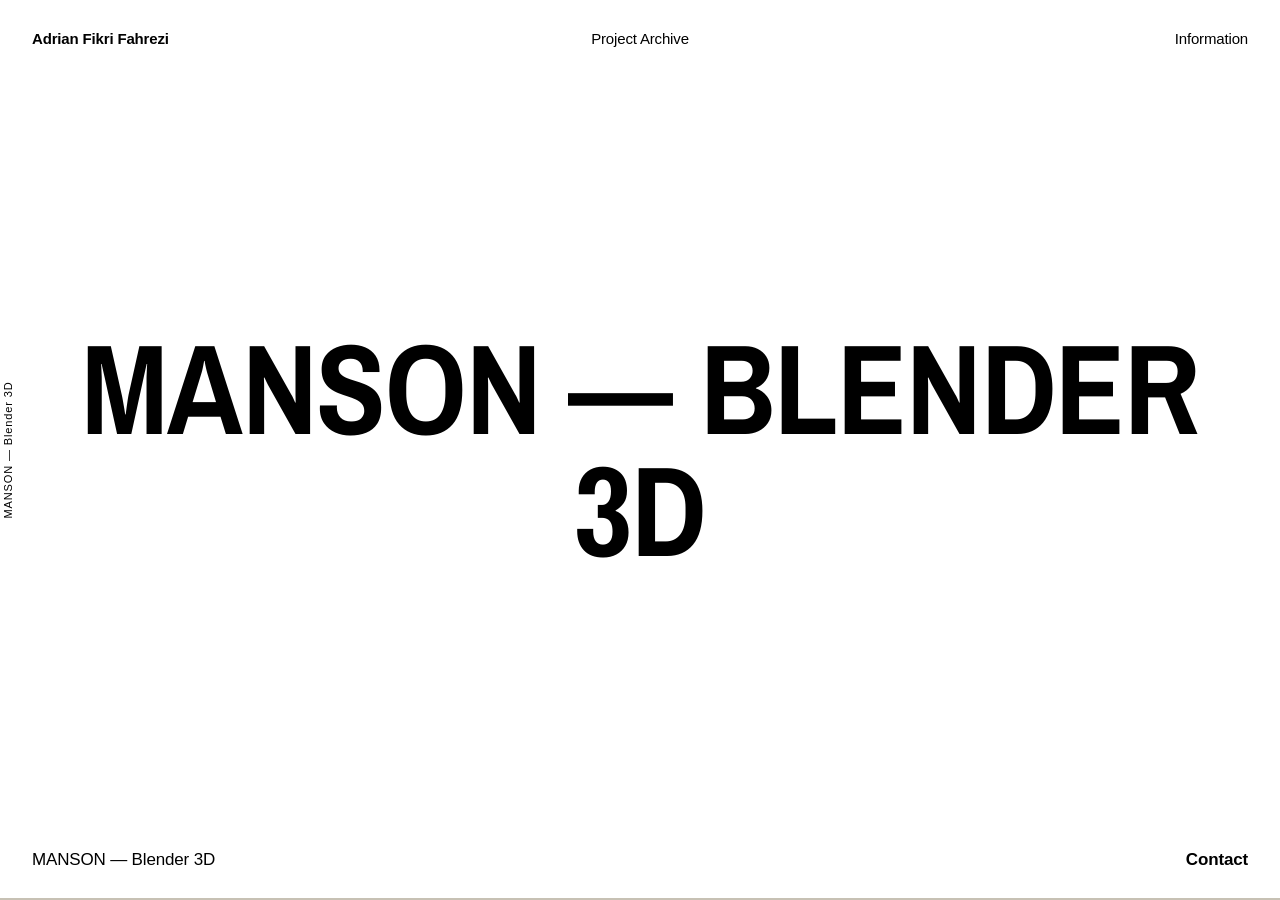
<file: index.html>
<!DOCTYPE html>
<html lang="id">
<head>
<meta charset="utf-8">
<meta name="viewport" content="width=device-width, initial-scale=1, viewport-fit=cover">
<title>Adrian Fikri Fahrezi</title>
<meta name="description" content="Portofolio Adrian Fikri Fahrezi — desain grafis, 3D, UI & web.">
<meta name="theme-color" content="#0f0e0c">
<link rel="icon" type="image/svg+xml" href="/favicon.svg">
<link rel="preconnect" href="https://fonts.googleapis.com">
<link rel="preconnect" href="https://fonts.gstatic.com" crossorigin>
<link href="https://fonts.googleapis.com/css2?family=Archivo+Narrow:wght@500;600;700&display=swap" rel="stylesheet">
<style>
  /* ---------- Special Offer style: grotesk, ruang kosong, blok warna datar ---------- */
  :root {
    --so-black:#0f0e0c; --so-bone:#c7c1b4; --so-white:#fff;
    --so-red:#e50000; --so-blue:#4178ff; --so-lime:#00b800; --so-yellow:#ffbb00;
    --ink:#0f0e0c; --paper:#c7c1b4;
  }
  * { box-sizing:border-box; margin:0; padding:0; }
  html, body { height:100%; background:var(--so-black); color:var(--so-bone); }
  body {
    font-family:"Helvetica Neue", Helvetica, Arial, sans-serif;
    font-size:16px; line-height:1.5; letter-spacing:-.01em;
    overflow:hidden; height:100dvh;
  }
  .display, .detail-title, .archive-intro, .info-head, .info-sub {
    font-family:"Archivo Narrow", "HelveticaNeue-CondensedBold", "Arial Narrow", sans-serif;
    font-weight:700; letter-spacing:-.01em; line-height:.95; text-transform:uppercase;
  }
  a, button { color:inherit; font:inherit; letter-spacing:inherit; background:none; border:0; cursor:pointer; text-decoration:none; }
  a:focus-visible, button:focus-visible { outline:1px solid currentColor; outline-offset:4px; }
  ::selection { background:var(--so-blue); color:#000; }

  /* ---------- Loader ---------- */
  #loader {
    position:fixed; inset:0; z-index:100; background:var(--so-red); color:#f0f;
    display:flex; align-items:center; justify-content:center; text-align:center;
    font-size:13px; letter-spacing:.06em; line-height:1.6;
    transition:opacity .5s ease; pointer-events:none;
  }
  #loader.done { opacity:0; }

  /* ---------- Header ---------- */
  header {
    position:fixed; top:0; left:0; right:0; z-index:60; mix-blend-mode:difference;
    display:grid; grid-template-columns:1fr auto 1fr; align-items:start;
    padding:calc(28px + env(safe-area-inset-top)) 32px 0; color:#fff;
    font-size:15px; font-weight:500;
  }
  header .name { justify-self:start; font-weight:700; text-align:left; }
  header .archive-btn { justify-self:center; }
  header .info-btn { justify-self:end; }
  header button:hover, header a:hover { text-decoration:underline; }

  /* ---------- Hero / featured carousel ---------- */
  #hero { position:fixed; inset:0; z-index:1; background:var(--so-black); overflow:hidden; cursor:pointer; }
  .slide { position:absolute; inset:0; display:none; }
  .slide.active { display:block; }
  .slide img, .slide video { width:100%; height:100%; object-fit:cover; display:block; background:#000; }
  .slide.text-slide { display:none; align-items:center; justify-content:center; padding:80px 32px; text-align:center; }
  .slide.text-slide.active { display:flex; }
  .slide.text-slide .display { font-size:clamp(56px, 10vw, 150px); }
  .slide.text-slide.bg-white { background:#fff; color:#000; }
  .slide.text-slide.bg-blue { background:var(--so-blue); color:#000; }
  .slide.text-slide.bg-bone { background:var(--so-bone); color:#000; }
  .slide.text-slide.bg-red { background:var(--so-red); color:#fff; }
  .hero-caption {
    position:absolute; left:32px; bottom:calc(28px + env(safe-area-inset-bottom)); z-index:5;
    font-size:17px; font-weight:500; color:#fff; mix-blend-mode:difference; cursor:pointer;
  }
  .hero-caption:hover { text-decoration:underline; }
  .hero-contact {
    position:absolute; right:32px; bottom:calc(28px + env(safe-area-inset-bottom)); z-index:5;
    font-size:17px; font-weight:700; color:#fff; mix-blend-mode:difference;
  }
  .hero-contact:hover { text-decoration:underline; }
  .hero-progress { position:absolute; left:0; right:0; bottom:0; height:2px; z-index:5; background:transparent; }
  .hero-progress span { display:block; height:100%; width:0; background:var(--so-bone); }
  .hero-progress span.run { transition:width 1.5s linear; width:100%; }
  .hero-side {
    position:absolute; left:0; top:50%; transform:translateY(-50%) rotate(180deg);
    writing-mode:vertical-rl; z-index:5; font-size:11px; letter-spacing:.08em;
    color:#fff; mix-blend-mode:difference; white-space:nowrap;
  }

  /* ---------- Panels ---------- */
  .panel {
    position:fixed; inset:0; z-index:40; display:none; overflow-y:auto; overflow-x:hidden;
    padding:calc(96px + env(safe-area-inset-top)) 0 calc(48px + env(safe-area-inset-bottom));
    -webkit-overflow-scrolling:touch;
  }
  .panel.open { display:block; }
  .panel .inner { width:100%; }
  #project.panel, #detail.panel { background:var(--so-black); color:var(--so-bone); }
  #contact.panel { background:var(--so-lime); color:#000; }

  /* ---------- Archive ---------- */
  .archive-intro {
    text-align:center; font-size:clamp(34px, 5.4vw, 76px); font-weight:600;
    line-height:1.05; padding:24px 32px 56px; text-transform:none; letter-spacing:-.02em;
  }
  .archive-intro button:hover { color:var(--so-blue); }
  .archive-intro .all { font-size:.45em; vertical-align:middle; text-decoration:underline; }
  .archive-wrap { padding:0 32px; }
  table.archive { width:100%; border-collapse:collapse; font-size:18px; line-height:1.4; font-weight:500; }
  table.archive th, table.archive td { text-align:left; padding:12px 12px; border-bottom:1px solid #3a382f; vertical-align:top; }
  table.archive th { font-size:15px; font-weight:500; }
  table.archive th button:hover { text-decoration:underline; }
  table.archive td.yr { white-space:nowrap; }
  table.archive tbody tr:hover { background:#1b1a17; }
  table.archive tbody tr:hover .detail-link { color:#fff; }
  button.detail-link { text-align:left; }
  button.detail-link:hover { color:#fff; text-decoration:underline; }
  .archive-foot {
    display:flex; justify-content:space-between; gap:16px; flex-wrap:wrap;
    border-top:1px solid #3a382f; margin:64px 32px 0; padding:20px 0 8px; font-size:14px;
  }
  .archive-foot a:hover, .archive-foot button:hover { text-decoration:underline; }

  /* ---------- Detail ---------- */
  .detail-top { display:flex; justify-content:space-between; padding:0 32px; font-size:15px; }
  .detail-top button:hover { text-decoration:underline; }
  .detail-title {
    font-family:"Helvetica Neue", Helvetica, Arial, sans-serif; text-transform:none;
    font-size:clamp(56px, 9vw, 110px); line-height:1; letter-spacing:-.02em;
    text-align:center; font-weight:500; margin:72px 32px 80px; color:var(--so-bone);
  }
  .detail-title div + div { margin-top:0; }
  .detail-meta {
    display:grid; grid-template-columns:1.6fr 1fr 1fr 120px; gap:32px;
    padding:0 32px 64px; border-top:1px solid #3a382f; padding-top:20px;
  }
  .detail-meta h3 { font-size:15px; font-weight:500; margin-bottom:10px; }
  .detail-meta p { font-size:19px; line-height:1.45; font-weight:500; white-space:pre-line; }
  .detail-meta .yr { text-align:right; }
  .detail-media { padding:0 64px 24px; }
  .detail-media figure { margin-bottom:48px; }
  .detail-media img, .detail-media video { width:100%; display:block; background:#000; }
  .detail-media iframe { width:100%; height:100vh; border:0; display:block; background:#fff; }
  .detail-media figcaption { font-size:14px; margin-top:10px; opacity:.75; }
  .detail-media a { border-bottom:1px solid currentColor; }
  .detail-media .open-link { margin-top:16px; font-size:16px; }
  .detail-media .open-link a:hover { color:#fff; }
  .detail-archive { margin-top:64px; }
  .detail-archive h2 { font-size:15px; font-weight:500; padding:0 32px 8px; }
  .archive-section { margin-top:56px; }
  .archive-section:first-child { margin-top:0; }
  .archive-section h2 { font-size:15px; font-weight:500; padding:0 32px 8px; }

  /* ---------- Info panel (merah, ala SO) ---------- */
  #info.panel { background:var(--so-red); color:#fff; padding:0; }
  #info .info-split { display:grid; grid-template-columns:45% 55%; min-height:100%; }
  .info-left { position:sticky; top:0; height:100dvh; overflow:hidden; }
  .info-left video, .info-left img { width:100%; height:100%; object-fit:cover; display:block; }
  .info-right { padding:calc(96px + env(safe-area-inset-top)) 40px 48px; }
  .info-close { font-size:15px; font-weight:700; margin-bottom:48px; display:block; }
  .info-close:hover { text-decoration:underline; }
  .info-head { font-size:clamp(44px, 5.2vw, 84px); color:#fff; margin-bottom:40px; }
  .info-sub { font-size:clamp(26px, 2.6vw, 40px); color:var(--so-yellow); margin-bottom:48px; }
  .info-block { border-top:1px solid #000; padding:20px 0 32px; }
  .info-block h3 { font-size:13px; letter-spacing:.08em; text-transform:uppercase; margin-bottom:14px; color:#000; font-weight:700; }
  .info-block p { font-size:19px; line-height:1.5; font-weight:500; color:#fff; white-space:pre-line; }
  .info-cols { display:grid; grid-template-columns:1fr 1fr; gap:24px; }
  .info-cols ul { list-style:none; }
  .info-cols li { font-size:17px; line-height:1.6; font-weight:500; }
  .info-cols li button:hover { text-decoration:underline; }
  .info-block a { border-bottom:1px solid #fff; }
  .info-block a:hover { color:var(--so-yellow); border-color:var(--so-yellow); }
  .info-cta {
    display:inline-block; background:var(--so-blue); color:#000; font-weight:700;
    padding:14px 28px; margin-top:8px; font-size:17px; border:0;
  }
  .info-cta:hover { background:#fff; }
  .info-foot { margin-top:56px; border-top:1px solid #000; padding-top:24px; }
  .info-foot .display { font-size:clamp(30px, 3.4vw, 52px); color:#000; }
  .info-foot p { font-size:14px; margin-top:16px; color:#000; }

  /* ---------- Contact panel (lime) ---------- */
  #contact .inner { padding:0 32px; }
  #contact h2 { font-size:clamp(48px, 8vw, 110px); line-height:.95; margin-bottom:48px; }
  #contact .contact-rows { border-top:1px solid #000; }
  #contact .contact-rows a, #contact .contact-rows span {
    display:block; font-size:clamp(24px, 3.4vw, 44px); font-weight:500; letter-spacing:-.02em;
    padding:20px 0; border-bottom:1px solid #000;
  }
  #contact .contact-rows a:hover { padding-left:12px; }
  #contact .contact-close { display:block; margin-bottom:40px; font-weight:700; font-size:15px; }
  #contact .contact-close:hover { text-decoration:underline; }

  @media (max-width:900px) {
    /* Mobile sedikit lebih kecil lagi: total ~25% dari ukuran awal */
    .slide.text-slide { padding:64px 20px; }
    .slide.text-slide .display { font-size:clamp(42px, 8vw, 72px); }
    .detail-title { font-size:clamp(42px, 7vw, 64px); }
    .archive-intro { font-size:clamp(26px, 4.6vw, 42px); }
    .info-head { font-size:clamp(34px, 4.2vw, 52px); }
    .info-sub { font-size:clamp(20px, 2.2vw, 28px); }
    #contact h2 { font-size:clamp(36px, 6.4vw, 64px); }
    #contact .contact-rows a, #contact .contact-rows span { font-size:clamp(18px, 2.8vw, 28px); }
    .detail-meta p { font-size:16px; }
    header { padding-left:20px; padding-right:20px; font-size:14px; }
    .hero-caption { left:20px; font-size:15px; }
    .hero-contact { right:20px; font-size:15px; }
    .archive-intro { padding:16px 20px 40px; }
    .archive-wrap { padding:0 20px; }
    table.archive { font-size:15px; }
    table.archive th:nth-child(4), table.archive td:nth-child(4) { display:none; }
    .detail-top { padding:0 20px; }
    .detail-title { margin:48px 20px 56px; }
    .detail-meta { grid-template-columns:1fr 1fr; gap:24px; padding:0 20px 48px; }
    .detail-meta .yr { text-align:left; }
    .detail-media { padding:0 20px 16px; }
    .detail-media figure { margin-bottom:32px; }
    #info .info-split { grid-template-columns:1fr; }
    .info-left { display:none; }
    .info-right { padding:calc(88px + env(safe-area-inset-top)) 20px 40px; }
    .archive-foot { margin:48px 20px 0; }
  }
  @media (prefers-reduced-motion: reduce) {
    .hero-progress span.run { transition:none; }
  }
</style>
</head>
<body>

<div id="loader" aria-hidden="true"><div>ADRIAN FIKRI FAHREZI<br>PORTFOLIO</div></div>

<header>
  <a class="name" href="#" data-close>Adrian Fikri Fahrezi</a>
  <button class="archive-btn" data-open="project" aria-expanded="false">Project Archive</button>
  <button class="info-btn" data-open="info" aria-expanded="false">Information</button>
</header>

<main id="hero" aria-label="Featured work">
  <div id="slides"></div>
  <div class="hero-side" id="hero-side"></div>
  <button class="hero-caption" id="hero-caption" type="button"></button>
  <button class="hero-contact" id="hero-contact" data-open="contact" type="button">Contact</button>
  <div class="hero-progress"><span id="hero-progress"></span></div>
</main>

<section class="panel" id="project" aria-label="Project Archive"><div class="inner"></div></section>
<section class="panel" id="detail" aria-label="Detail"><div class="inner detail-inner"></div></section>
<section class="panel" id="info" aria-label="Information"><div class="inner"></div></section>
<section class="panel" id="contact" aria-label="Contact"><div class="inner"></div></section>

<script>
  /* ---------- Konten (dari content.json, fallback bila gagal dimuat) ---------- */
  const DEFAULT = {
    name: "Adrian Fikri Fahrezi",
    projects: [
      { date: "2026-11-22", title: "MANSON — Blender 3D", for: "MANSON", kind: "3D, Motion", url: "works/manson-blender.mp4" },
      { date: "2026-11-22", title: "Héritiers du Vide", for: "Héritiers du Vide", kind: "Website", url: "https://x-official.vercel.app/" }
    ],
    info: "Mahasiswa S1 Desain Komunikasi Visual.",
    contacts: [
      { label: "booiyk1@gmail.com", url: "mailto:booiyk1@gmail.com" },
      { label: "LinkedIn", url: "https://www.linkedin.com/in/adrianfikri/" }
    ]
  };
  const FEATURED_TITLES = [
    "MANSON — Blender 3D",
    "BASTARD",
    "Google Card Review — Landing Page",
    "EXTRAWELT",
    "Héritiers du Vide",
    "Propfolio — Journal Prop Firm",
    "Opening OldItsGold",
    "PARANOID INC.",
    "STUDIO INBRAIN"
  ];
  const TEXT_SLIDE_BGS = ["bg-white", "bg-blue", "bg-bone", "bg-red"];

  function safeUrl(u) {
    u = (u || '').trim();
    if (!u) return '';
    if (/^(https?:|mailto:|tel:)/i.test(u)) return u;
    if (/^[^\s@]+@[^\s@]+$/.test(u)) return 'mailto:' + u;
    if (/^[a-z][a-z0-9+.-]*:/i.test(u)) return '';
    return 'https://' + u;
  }
  function makeLink(text, url) {
    const a = document.createElement('a');
    a.href = url; a.textContent = text;
    if (/^https?:/i.test(url)) { a.target = '_blank'; a.rel = 'noopener'; }
    return a;
  }
  function yearOf(p) { return String(p.date || '').slice(0, 4); }
  /* Judul detail: jangan double kalau sudah diawali For (berlaku semua project). */
  function detailTitleLines(p) {
    const forText = String(p['for'] || '').trim();
    const titleText = String(p.title || '').trim();
    const firstWord = forText.split(/\s+/)[0] || '';
    const dup = forText !== '' && (
      titleText.toLowerCase().startsWith(forText.toLowerCase()) ||
      (firstWord !== '' && titleText.toLowerCase().startsWith(firstWord.toLowerCase()))
    );
    return dup ? [titleText] : [forText, titleText].filter(Boolean);
  }

  let currentProjects = [];
  let slideIndex = 0;
  let slideTimer = null;

  /* ---------- Hero carousel ---------- */
  function featuredProjects() {
    const byTitle = {};
    currentProjects.forEach(p => { byTitle[p.title] = p; });
    const picked = FEATURED_TITLES.map(t => byTitle[t]).filter(Boolean);
    const rest = currentProjects.filter(p => !picked.includes(p));
    return picked.concat(rest).slice(0, 9);
  }
  function buildSlides() {
    const box = document.getElementById('slides');
    box.textContent = '';
    /* Hero hanya judul (slide teks), tanpa gambar/video — looping cepat. */
    const feats = featuredProjects();
    feats.forEach((p, i) => {
      const s = document.createElement('div');
      s.className = 'slide text-slide ' + TEXT_SLIDE_BGS[i % TEXT_SLIDE_BGS.length];
      s.dataset.index = i;
      const t = document.createElement('div');
      t.className = 'display';
      t.textContent = detailTitleLines(p).join(' — ');
      s.appendChild(t);
      box.appendChild(s);
    });
    showSlide(0);
  }
  function showSlide(i) {
    const slides = [...document.querySelectorAll('#slides .slide')];
    if (!slides.length) return;
    slideIndex = ((i % slides.length) + slides.length) % slides.length;
    slides.forEach((s, k) => s.classList.toggle('active', k === slideIndex));
    const p = featuredProjects()[slideIndex];
    const cap = document.getElementById('hero-caption');
    cap.textContent = p ? detailTitleLines(p).join(' — ') : '';
    cap.onclick = (e) => { e.stopPropagation(); if (p) showDetail(p); };
    document.getElementById('hero-side').textContent = p ? (p.title || '') : '';
    const bar = document.getElementById('hero-progress');
    bar.classList.remove('run');
    void bar.offsetWidth;
    bar.classList.add('run');
    clearTimeout(slideTimer);
    slideTimer = setTimeout(() => showSlide(slideIndex + 1), 1500);
  }

  /* ---------- Tabel arsip (dipakai di panel Project & di bawah detail) ---------- */
  function archiveTable(list) {
    const wrap = document.createElement('div');
    wrap.className = 'archive-wrap';
    const table = document.createElement('table');
    table.className = 'archive';
    const thead = document.createElement('thead');
    const trh = document.createElement('tr');
    const thYr = document.createElement('th');
    const yrBtn = document.createElement('button');
    yrBtn.textContent = '↓ Yr.';
    let desc = true;
    const tbody = document.createElement('tbody');
    const drawRows = (rows) => {
      tbody.textContent = '';
      rows.forEach(p => {
        const tr = document.createElement('tr');
        const yr = document.createElement('td'); yr.className = 'yr'; yr.textContent = yearOf(p); tr.appendChild(yr);
        const f = document.createElement('td'); f.textContent = p['for'] || ''; tr.appendChild(f);
        const proj = document.createElement('td');
        const b = document.createElement('button');
        b.className = 'detail-link'; b.textContent = p.title || '';
        b.addEventListener('click', () => showDetail(p));
        proj.appendChild(b); tr.appendChild(proj);
        const k = document.createElement('td'); k.textContent = p.kind || ''; tr.appendChild(k);
        tbody.appendChild(tr);
      });
    };
    yrBtn.addEventListener('click', () => {
      desc = !desc;
      yrBtn.textContent = desc ? '↓ Yr.' : '↑ Yr.';
      const rows = [...list].sort((a, b) => desc
        ? String(b.date).localeCompare(String(a.date))
        : String(a.date).localeCompare(String(b.date)));
      drawRows(rows);
    });
    thYr.appendChild(yrBtn); trh.appendChild(thYr);
    ['For', 'Project', 'Kind'].forEach(h => {
      const th = document.createElement('th'); th.textContent = h; trh.appendChild(th);
    });
    thead.appendChild(trh); table.appendChild(thead);
    drawRows(list);
    table.appendChild(tbody);
    wrap.appendChild(table);
    return wrap;
  }
  /* Sertifikat dipisah dari karya utama: archive punya 2 seksi. */
  function isCert(p) { return /certificate/i.test(p.kind || ''); }
  function archiveSections(works, certs) {
    const host = document.createElement('div');
    const w = document.createElement('div'); w.className = 'archive-section';
    const wh = document.createElement('h2'); wh.textContent = 'Selected Work'; w.appendChild(wh);
    w.appendChild(archiveTable(works));
    host.appendChild(w);
    if (certs.length) {
      const c = document.createElement('div'); c.className = 'archive-section';
      const ch = document.createElement('h2'); ch.textContent = 'Certificates (' + certs.length + ')'; c.appendChild(ch);
      c.appendChild(archiveTable(certs));
      host.appendChild(c);
    }
    return host;
  }
  function renderArchive(list, desc) {
    const sorted = [...list].sort((a, b) => desc
      ? String(b.date).localeCompare(String(a.date))
      : String(a.date).localeCompare(String(b.date)));
    const pl = document.querySelector('#project .inner');
    pl.textContent = '';
    const intro = document.createElement('div');
    intro.className = 'archive-intro';
    const worksAll = currentProjects.filter(p => !isCert(p));
    const clients = [...new Set(worksAll.map(p => (p['for'] || '').trim()).filter(Boolean))];
    clients.forEach((c, i) => {
      const b = document.createElement('button');
      b.textContent = c;
      b.addEventListener('click', () => renderArchive(worksAll.filter(p => (p['for'] || '').trim() === c), true));
      intro.appendChild(b);
      if (i < clients.length - 1) intro.appendChild(document.createTextNode(', '));
    });
    if (list.length !== worksAll.length) {
      intro.appendChild(document.createTextNode(' '));
      const all = document.createElement('button');
      all.className = 'all'; all.textContent = '(All)';
      all.addEventListener('click', () => renderArchive(worksAll, true));
      intro.appendChild(all);
    }
    pl.appendChild(intro);
    const works = sorted.filter(p => !isCert(p));
    const certs = [...currentProjects].filter(isCert).sort((a, b) => desc
      ? String(b.date).localeCompare(String(a.date))
      : String(a.date).localeCompare(String(b.date)));
    pl.appendChild(archiveSections(works, certs));
    const foot = document.createElement('div');
    foot.className = 'archive-foot';
    const left = document.createElement('div');
    left.appendChild(makeLink('Contact', 'mailto:booiyk1@gmail.com'));
    left.appendChild(document.createTextNode(', '));
    left.appendChild(makeLink('LinkedIn', 'https://www.linkedin.com/in/adrianfikri/'));
    const right = document.createElement('div');
    right.textContent = '© 2021 – 26, All Rights Reserved.';
    foot.appendChild(left); foot.appendChild(right);
    pl.appendChild(foot);
  }

  /* ---------- Detail project ---------- */
  function showDetail(p) {
    const el = document.querySelector('#detail .inner');
    el.textContent = '';
    const top = document.createElement('div'); top.className = 'detail-top';
    const back = document.createElement('button');
    back.textContent = 'Adrian Fikri Fahrezi — ' + (p.title || '');
    back.addEventListener('click', () => { closeAll(); openPanel('project'); });
    const arch = document.createElement('button'); arch.textContent = 'Project Archive';
    arch.addEventListener('click', () => { closeAll(); openPanel('project'); });
    top.appendChild(back); top.appendChild(arch); el.appendChild(top);

    const h = document.createElement('h1'); h.className = 'detail-title';
    detailTitleLines(p).forEach(line => {
      const d = document.createElement('div'); d.textContent = line; h.appendChild(d);
    });
    el.appendChild(h);

    const meta = document.createElement('div'); meta.className = 'detail-meta';
    const about = document.createElement('div');
    about.innerHTML = '<h3>About</h3>';
    const ap = document.createElement('p'); ap.textContent = p.about || (p.title || ''); about.appendChild(ap); meta.appendChild(about);
    const kind = document.createElement('div');
    kind.innerHTML = '<h3>Kind</h3>';
    const kp = document.createElement('p'); kp.textContent = (p.kind || '').split(',').map(x => x.trim()).join('\n'); kind.appendChild(kp); meta.appendChild(kind);
    const forc = document.createElement('div');
    forc.innerHTML = '<h3>For</h3>';
    const fp = document.createElement('p'); fp.textContent = p['for'] || '—'; forc.appendChild(fp); meta.appendChild(forc);
    const yr = document.createElement('div'); yr.className = 'yr';
    yr.innerHTML = '<h3>Yr.</h3>';
    const yp = document.createElement('p'); yp.textContent = yearOf(p); yr.appendChild(yp); meta.appendChild(yr);
    el.appendChild(meta);

    const media = document.createElement('div'); media.className = 'detail-media';
    const url = safeUrl(p.url);
    if (url && /\.(jpg|jpeg|png|gif|webp)$/i.test(url)) {
      const fig = document.createElement('figure');
      const img = document.createElement('img'); img.src = url; img.alt = p.title || '';
      fig.appendChild(img);
      const cap = document.createElement('figcaption'); cap.textContent = p.title || ''; fig.appendChild(cap);
      media.appendChild(fig);
    } else if (url && /\.mp4$/i.test(url)) {
      const fig = document.createElement('figure');
      const v = document.createElement('video'); v.src = url; v.controls = true; v.autoplay = true; v.muted = true; v.loop = true; v.playsInline = true;
      fig.appendChild(v);
      const cap = document.createElement('figcaption'); cap.textContent = p.title || ''; fig.appendChild(cap);
      media.appendChild(fig);
    } else if (url && /\.pdf$/i.test(url)) {
      const frame = document.createElement('iframe');
      frame.src = url; frame.title = p.title || ''; frame.loading = 'lazy';
      media.appendChild(frame);
      const open = document.createElement('div'); open.className = 'open-link';
      open.appendChild(makeLink('Buka Sertifikat (PDF)', url));
      media.appendChild(open);
    } else if (url) {
      const frame = document.createElement('iframe');
      frame.src = url; frame.title = p.title || ''; frame.loading = 'lazy';
      media.appendChild(frame);
      const open = document.createElement('div'); open.className = 'open-link';
      open.appendChild(makeLink('Buka Website di tab baru', url));
      media.appendChild(open);
    }
    el.appendChild(media);

    const da = document.createElement('div'); da.className = 'detail-archive';
    const dh = document.createElement('h2'); dh.textContent = 'Project Archive'; da.appendChild(dh);
    const sorted = [...currentProjects].sort((a, b) => String(b.date).localeCompare(String(a.date)));
    da.appendChild(archiveSections(sorted.filter(p => !isCert(p)), sorted.filter(isCert)));
    el.appendChild(da);

    closeAll();
    document.getElementById('detail').classList.add('open');
    document.getElementById('detail').scrollTop = 0;
    window.scrollTo(0, 0);
  }

  /* ---------- Info & Contact ---------- */
  function renderInfo(c) {
    const el = document.querySelector('#info .inner');
    el.textContent = '';
    const split = document.createElement('div'); split.className = 'info-split';
    const left = document.createElement('div'); left.className = 'info-left';
    const v = document.createElement('video');
    v.src = 'video.mp4'; v.autoplay = true; v.muted = true; v.loop = true; v.playsInline = true;
    left.appendChild(v);
    split.appendChild(left);
    const right = document.createElement('div'); right.className = 'info-right';
    const close = document.createElement('button');
    close.className = 'info-close'; close.textContent = 'Close';
    close.addEventListener('click', closeAll);
    right.appendChild(close);
    const head = document.createElement('div');
    head.className = 'info-head';
    head.textContent = 'Designer, 3D Artist & Trader';
    right.appendChild(head);
    const sub = document.createElement('div');
    sub.className = 'info-sub';
    sub.textContent = 'Desain Grafis, 3D, UI & Web';
    right.appendChild(sub);

    const about = document.createElement('div'); about.className = 'info-block';
    about.innerHTML = '<h3>About</h3>';
    const ap = document.createElement('p'); ap.textContent = c.info || ''; about.appendChild(ap);
    right.appendChild(about);

    const tools = document.createElement('div'); tools.className = 'info-block';
    tools.innerHTML = '<h3>Tools</h3>';
    const tp = document.createElement('p');
    tp.textContent = 'Figma, Blender, Adobe Illustrator, Adobe Photoshop, Canva';
    tools.appendChild(tp);
    right.appendChild(tools);

    const clients = document.createElement('div'); clients.className = 'info-block';
    clients.innerHTML = '<h3>Selected Clients & Work</h3>';
    const cols = document.createElement('div'); cols.className = 'info-cols';
    const ul = document.createElement('ul');
    [...new Set(currentProjects.filter(p => !isCert(p)).map(p => (p['for'] || '').trim()).filter(Boolean))].forEach(name => {
      const li = document.createElement('li');
      const b = document.createElement('button');
      b.textContent = name;
      b.addEventListener('click', () => {
        closeAll();
        renderArchive(currentProjects.filter(p => !isCert(p) && (p['for'] || '').trim() === name), true);
        openPanel('project');
      });
      li.appendChild(b); ul.appendChild(li);
    });
    cols.appendChild(ul);
    const ul2 = document.createElement('ul');
    ['Desain Grafis', 'Desain 3D', 'UI Design', 'Web Design', 'Motion', 'Trading'].forEach(x => {
      const li = document.createElement('li'); li.textContent = x; ul2.appendChild(li);
    });
    cols.appendChild(ul2);
    clients.appendChild(cols);
    right.appendChild(clients);

    const contact = document.createElement('div'); contact.className = 'info-block';
    contact.innerHTML = '<h3>Contact</h3>';
    const cp = document.createElement('p');
    cp.textContent = 'Untuk kerja sama, proyek desain, atau pertanyaan — hubungi lewat email atau WhatsApp.';
    contact.appendChild(cp);
    contact.appendChild(document.createElement('br'));
    const cta = document.createElement('button');
    cta.className = 'info-cta'; cta.textContent = 'Contact Us';
    cta.addEventListener('click', () => { closeAll(); openPanel('contact'); });
    contact.appendChild(cta);
    right.appendChild(contact);

    const foot = document.createElement('div'); foot.className = 'info-foot';
    const fn = document.createElement('div'); fn.className = 'display'; fn.textContent = 'Adrian Fikri Fahrezi';
    foot.appendChild(fn);
    const fp = document.createElement('p'); fp.textContent = '© 2021 – 26, All Rights Reserved.';
    foot.appendChild(fp);
    right.appendChild(foot);
    split.appendChild(right);
    el.appendChild(split);
  }
  function renderContact(c) {
    const el = document.querySelector('#contact .inner');
    el.textContent = '';
    const close = document.createElement('button');
    close.className = 'contact-close'; close.textContent = 'Close';
    close.addEventListener('click', closeAll);
    el.appendChild(close);
    const h = document.createElement('h2'); h.className = 'display'; h.textContent = 'Contact';
    el.appendChild(h);
    const rows = document.createElement('div'); rows.className = 'contact-rows';
    (c.contacts || []).forEach(k => {
      const url = safeUrl(k.url);
      if (url) rows.appendChild(makeLink(k.label || '', url));
      else {
        const s = document.createElement('span'); s.textContent = k.label || ''; rows.appendChild(s);
      }
    });
    el.appendChild(rows);
  }

  /* ---------- Render utama ---------- */
  function render(c) {
    const name = c.name || DEFAULT.name;
    document.querySelector('.name').textContent = name;
    document.title = name;
    currentProjects = [...(c.projects || [])].sort((a, b) => String(b.date).localeCompare(String(a.date)));
    buildSlides();
    renderArchive(currentProjects, true);
    renderInfo(c);
    renderContact(c);
  }

  /* ---------- Panel ---------- */
  const panels = document.querySelectorAll('.panel');
  const triggers = document.querySelectorAll('[data-open]');
  function openPanel(id) {
    document.getElementById(id).classList.add('open');
    triggers.forEach(t => t.setAttribute('aria-expanded', String(t.dataset.open === id)));
  }
  function closeAll() {
    panels.forEach(p => p.classList.remove('open'));
    triggers.forEach(t => t.setAttribute('aria-expanded', 'false'));
  }
  triggers.forEach(t => t.addEventListener('click', (e) => {
    e.stopPropagation();
    const target = document.getElementById(t.dataset.open);
    const wasOpen = target.classList.contains('open');
    closeAll();
    if (!wasOpen) openPanel(t.dataset.open);
  }));
  document.querySelector('[data-close]').addEventListener('click', e => { e.preventDefault(); closeAll(); });
  document.addEventListener('keydown', e => { if (e.key === 'Escape') closeAll(); });
  document.getElementById('hero').addEventListener('click', () => showSlide(slideIndex + 1));

  fetch('content.json', { cache: 'no-store' })
    .then(r => { if (!r.ok) throw 0; return r.json(); })
    .catch(() => DEFAULT)
    .then(render);

  window.addEventListener('load', () => {
    setTimeout(() => document.getElementById('loader').classList.add('done'), 600);
  });
  setTimeout(() => document.getElementById('loader').classList.add('done'), 2500);
</script>
</body>
</html>
</file>
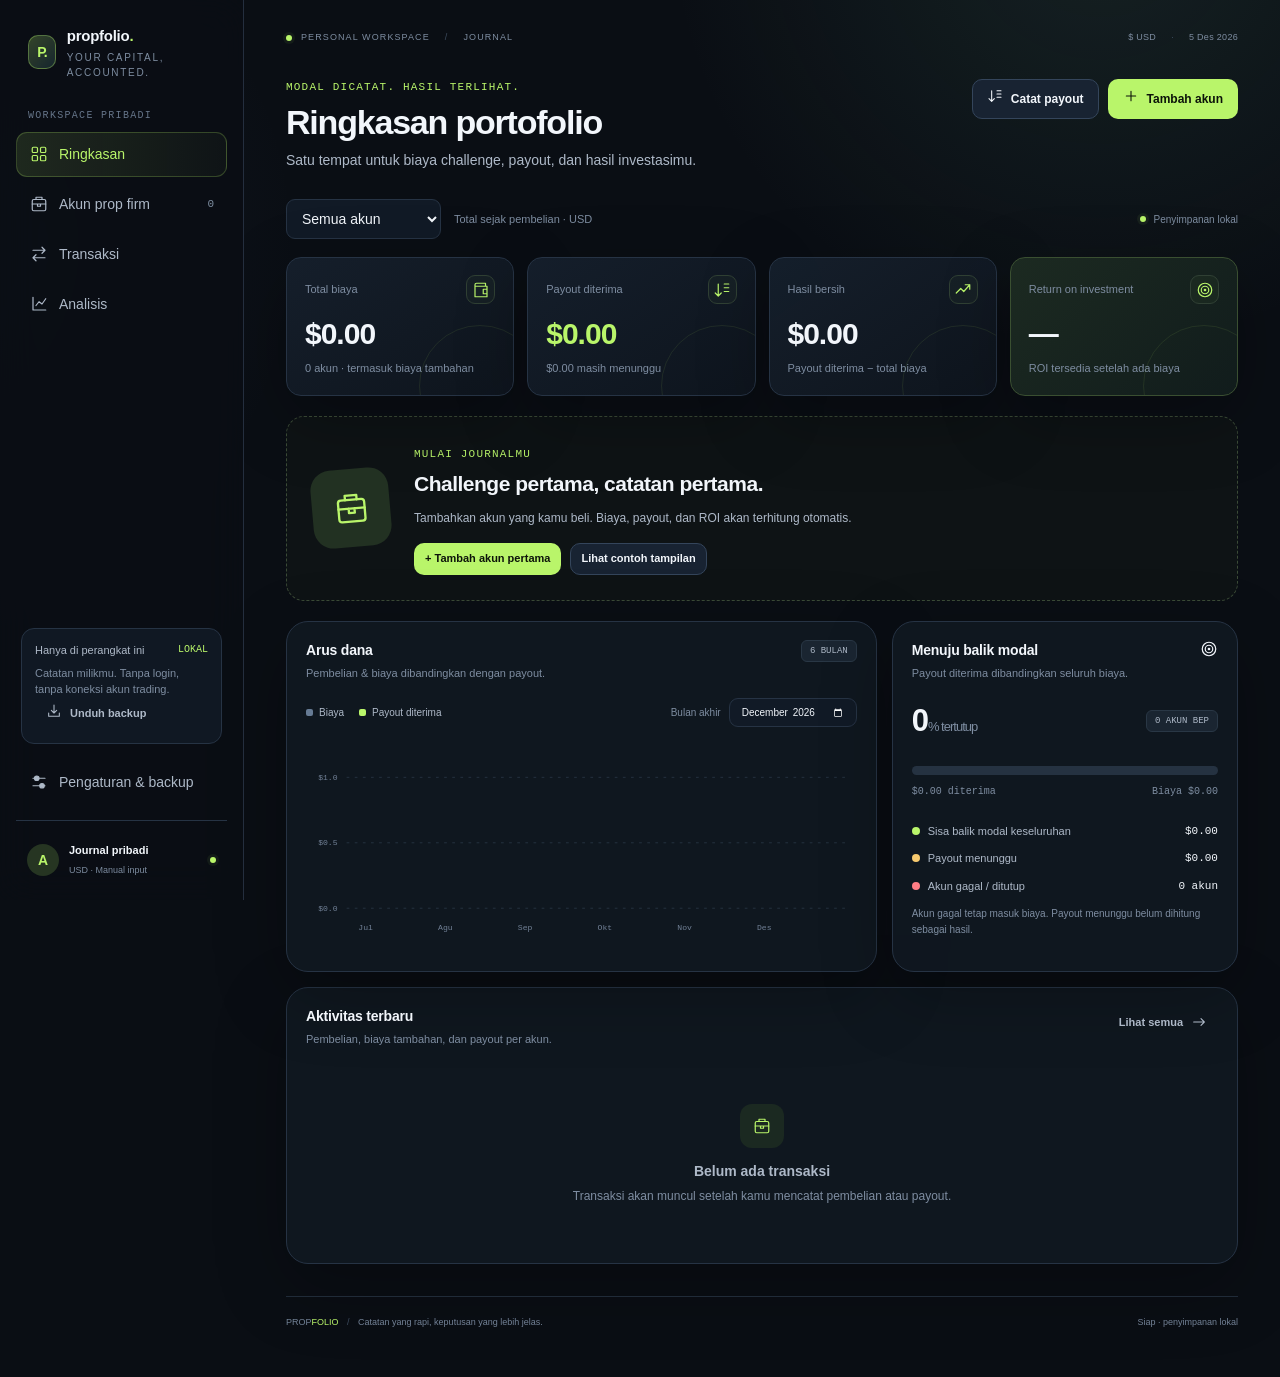
<file: propfolio/index.html>
<!doctype html>
<html lang="id">
<head>
  <meta charset="UTF-8">
  <meta name="viewport" content="width=device-width, initial-scale=1">
  <meta name="theme-color" content="#0a0e14">
  <meta name="description" content="Journal lokal pembelian akun prop firm, payout, dan ROI dalam USD.">
  <meta http-equiv="Content-Security-Policy" content="default-src 'self'; script-src 'self'; style-src 'self' 'unsafe-inline'; img-src 'self' data: blob:; font-src 'self'; connect-src 'self'; object-src 'none'; base-uri 'none'; form-action 'none'">
  <link rel="icon" href="icon.svg" type="image/svg+xml">
  <link rel="stylesheet" href="style.css">
  <title>Propfolio — Journal Prop Firm</title>
  <script defer src="core.js"></script>
  <script defer src="storage.js"></script>
  <script defer src="demo.js"></script>
  <script defer src="view.js"></script>
  <script defer src="app.js"></script>
</head>
<body>
  <a class="skip-link" href="#main">Lewati navigasi</a>
  <noscript><p class="warning-note">Aktifkan JavaScript untuk membuka journal lokal ini.</p></noscript>
  <div class="app-shell">
    <aside class="sidebar" aria-label="Navigasi utama">
      <div class="brand"><div class="brand-mark" aria-hidden="true">P.</div><div class="brand-copy"><strong>propfolio<span class="brand-dot">.</span></strong><span>Your capital, accounted.</span></div></div>
      <p class="nav-label">Workspace pribadi</p>
      <nav class="main-nav">
        <button class="nav-item active" data-nav="overview" title="Ringkasan"><span class="nav-icon" data-icon="grid"></span><span>Ringkasan</span></button>
        <button class="nav-item" data-nav="accounts" title="Akun prop firm"><span class="nav-icon" data-icon="accounts"></span><span>Akun prop firm</span><span class="nav-count" id="account-count">0</span></button>
        <button class="nav-item" data-nav="activity" title="Transaksi"><span class="nav-icon" data-icon="arrows"></span><span>Transaksi</span></button>
        <button class="nav-item" data-nav="analytics" title="Analisis"><span class="nav-icon" data-icon="chart"></span><span>Analisis</span></button>
      </nav>
      <div class="sidebar-bottom">
        <div class="storage-card"><div class="storage-title"><span>Hanya di perangkat ini</span><strong>LOKAL</strong></div><p>Catatan milikmu. Tanpa login, tanpa koneksi akun trading.</p><button class="btn btn-quiet btn-sm" data-action="export"><span data-icon="download"></span>Unduh backup</button></div>
        <button class="nav-item" data-nav="settings" title="Pengaturan & backup"><span class="nav-icon" data-icon="settings"></span><span>Pengaturan & backup</span></button>
        <div class="profile"><div class="avatar">A</div><div><strong>Journal pribadi</strong><span>USD · Manual input</span></div><span class="online-dot" title="Disimpan secara lokal"></span></div>
      </div>
    </aside>
    <main class="main-content" id="main" tabindex="-1">
      <div class="content-wrap">
        <div class="mobile-header"><div class="brand"><div class="brand-mark">P.</div><strong>propfolio.</strong></div><label class="visually-hidden" for="mobile-nav">Buka halaman</label><select id="mobile-nav"><option value="overview">Ringkasan</option><option value="accounts">Akun prop firm</option><option value="activity">Transaksi</option><option value="analytics">Analisis</option><option value="settings">Backup & pengaturan</option></select></div>
        <div class="workspace-bar"><span><span class="online-dot"></span> PERSONAL WORKSPACE <span class="workspace-divider">/</span> JOURNAL</span><span class="currency-tag">$ USD <span class="workspace-divider">·</span> <span id="today-label"></span></span></div>
        <header class="topbar"><div><p class="eyebrow" id="page-eyebrow">Modal dicatat. Hasil terlihat.</p><h1 id="page-title">Ringkasan portofolio</h1><p class="page-intro" id="page-description">Satu tempat untuk biaya challenge, payout, dan hasil investasimu.</p></div><div class="actions"><button class="btn" data-action="payout"><span data-icon="arrow-down"></span>Catat payout</button><button class="btn btn-primary" data-action="account"><span data-icon="plus"></span>Tambah akun</button></div></header>
        <div id="demo-banner" class="notice demo-notice" hidden><div><strong>MODE CONTOH</strong><span>Angka ilustrasi. Catatan aslimu tetap terpisah.</span></div><button class="btn btn-sm" data-action="demo-exit">Kembali ke data saya</button></div>
        <div id="fatal-error" class="warning-note" role="alert" hidden></div>
        <div id="loading" class="loading" role="status">Membuka journal lokal…</div>
        <div id="app-content" hidden>
          <section id="page-overview" class="page active" aria-label="Ringkasan"></section>
          <section id="page-accounts" class="page" aria-label="Akun prop firm"></section>
          <section id="page-activity" class="page" aria-label="Transaksi"></section>
          <section id="page-analytics" class="page" aria-label="Analisis"></section>
          <section id="page-settings" class="page" aria-label="Pengaturan dan backup"></section>
        </div>
        <footer class="app-footer"><span>PROP<span class="accent">FOLIO</span> <span class="workspace-divider">/</span> Catatan yang rapi, keputusan yang lebih jelas.</span><span id="save-status" role="status">Membuka penyimpanan…</span></footer>
      </div>
    </main>
  </div>
  <dialog id="editor" class="modal" aria-labelledby="modal-title">
    <div class="modal-head"><div><p class="eyebrow">JOURNAL · USD</p><h2 id="modal-title"></h2><p id="modal-description"></p></div><button type="button" class="btn btn-quiet icon-btn" data-action="close" aria-label="Tutup formulir">×</button></div>
    <form id="record-form" class="modal-body"><div class="form-grid" id="form-fields"></div><p class="form-error" id="form-error" role="alert" hidden></p><div class="form-footer"><button type="button" class="btn btn-quiet" data-action="close">Batal</button><button type="submit" class="btn btn-primary" id="save-record">Simpan catatan</button></div></form>
  </dialog>
  <dialog id="confirmation" class="modal confirm-modal" aria-labelledby="confirm-title"><div class="modal-body"><p class="eyebrow">KONFIRMASI</p><h2 id="confirm-title"></h2><p id="confirm-message"></p><p id="confirm-error" class="form-error" role="alert" hidden></p><div class="form-footer"><button class="btn btn-quiet" id="confirm-cancel">Batal</button><button class="btn btn-primary" id="confirm-ok">Lanjutkan</button></div></div></dialog>
  <input id="import-file" type="file" accept=".json,application/json" hidden>
  <div class="toast-region" id="toasts" role="status" aria-live="polite"></div>
</body>
</html>
</file>
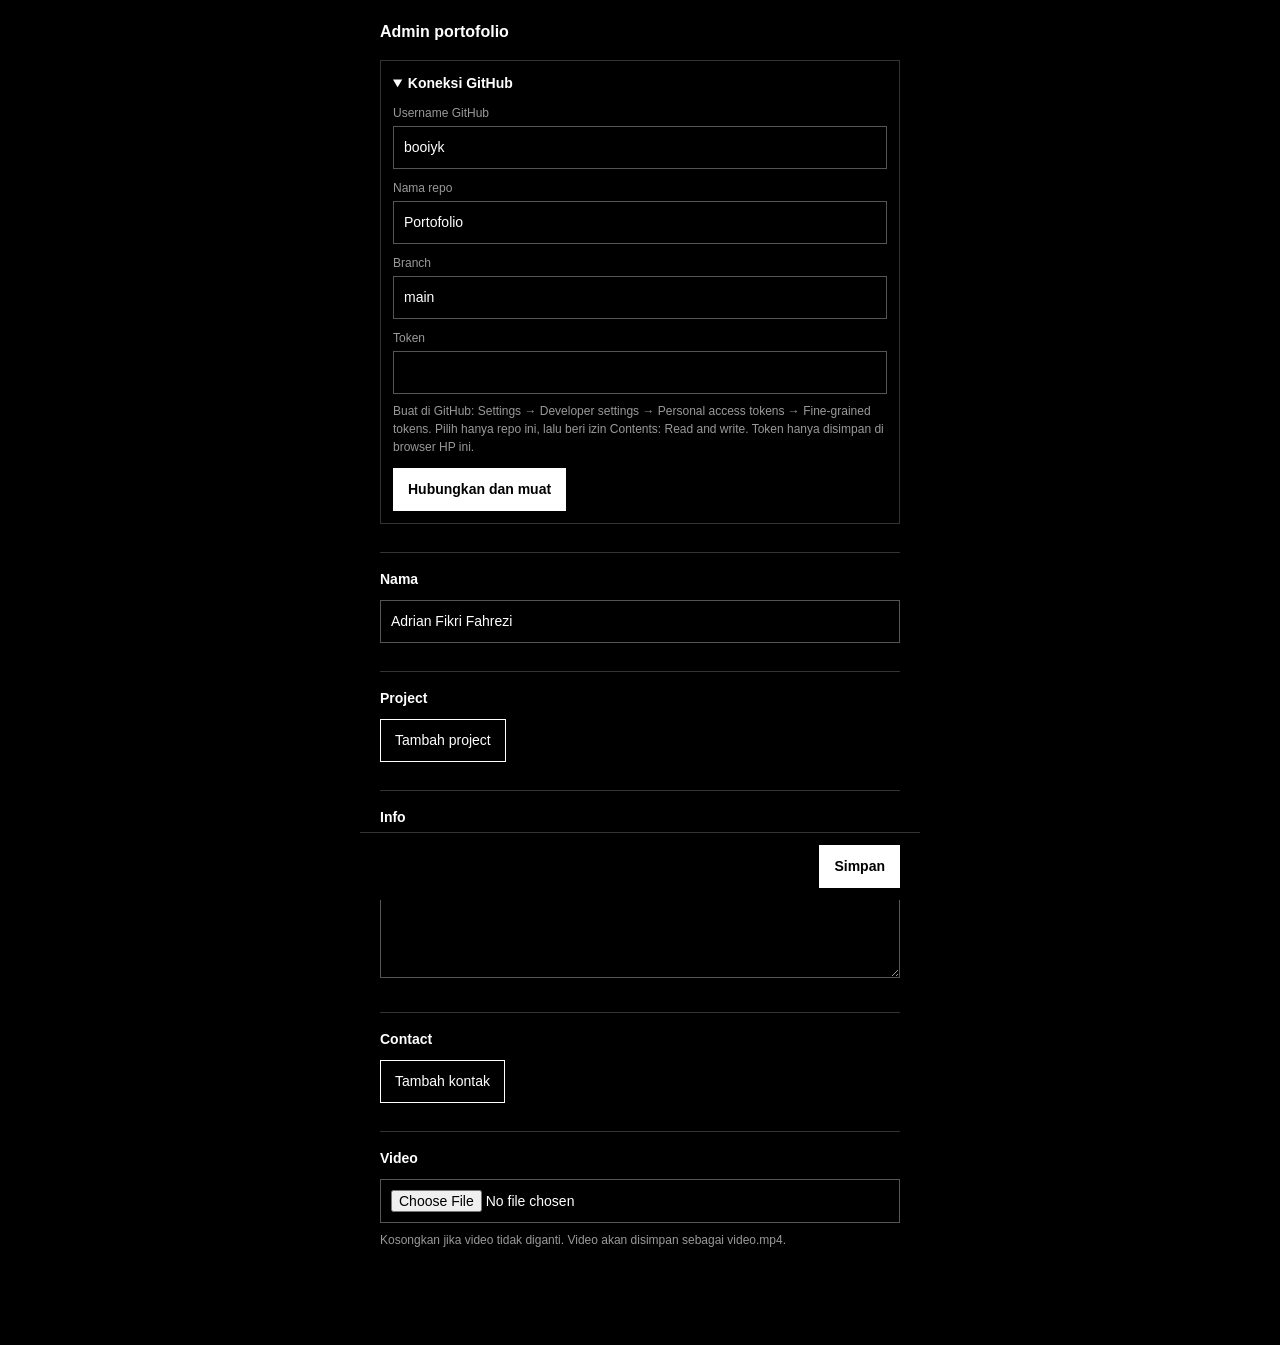
<file: admin.html>
<!DOCTYPE html>
<html lang="id">
<head>
<meta charset="utf-8">
<meta name="viewport" content="width=device-width, initial-scale=1">
<meta name="robots" content="noindex,nofollow">
<title>Admin</title>
<style>
  :root { --line:#333; }
  * { box-sizing:border-box; margin:0; padding:0; }
  body { background:#000; color:#fff; font:14px/1.5 "Helvetica Neue",Helvetica,Arial,sans-serif; padding:20px 20px 0; max-width:560px; margin:0 auto; }
  h1 { font-size:16px; font-weight:700; margin-bottom:16px; }
  h2 { font-size:14px; font-weight:700; margin:28px 0 10px; border-top:1px solid var(--line); padding-top:16px; }
  label { display:block; font-size:12px; opacity:.6; margin:10px 0 4px; }
  input, textarea { width:100%; background:#000; color:#fff; border:1px solid #555; padding:10px; font:inherit; border-radius:0; }
  input[type=date] { color-scheme:dark; }
  textarea { min-height:140px; resize:vertical; }
  button { font:inherit; color:#fff; background:#000; border:1px solid #fff; padding:10px 14px; cursor:pointer; }
  button.primary { background:#fff; color:#000; font-weight:700; }
  .item { border:1px solid var(--line); padding:12px; margin-bottom:10px; }
  .actions { margin-top:12px; display:flex; gap:8px; }
  details { border:1px solid var(--line); padding:12px; margin-bottom:8px; }
  summary { cursor:pointer; font-weight:700; }
  .hint { font-size:12px; opacity:.6; margin-top:8px; }
  .bar { position:sticky; bottom:0; margin:28px -20px 0; background:#000; border-top:1px solid var(--line);
    padding:12px 20px calc(12px + env(safe-area-inset-bottom)); display:flex; gap:12px; align-items:center; }
  .msg { flex:1; font-size:12px; opacity:.85; }
</style>
</head>
<body>
<h1>Admin portofolio</h1>

<details id="conn">
  <summary>Koneksi GitHub</summary>
  <label>Username GitHub</label><input id="owner" autocapitalize="none" value="booiyk">
  <label>Nama repo</label><input id="repo" autocapitalize="none" value="Portofolio">
  <label>Branch</label><input id="branch" autocapitalize="none" value="main">
  <label>Token</label><input id="token" type="password" autocomplete="off" autocapitalize="none">
  <p class="hint">Buat di GitHub: Settings → Developer settings → Personal access tokens → Fine-grained tokens. Pilih hanya repo ini, lalu beri izin Contents: Read and write. Token hanya disimpan di browser HP ini.</p>
  <div class="actions"><button id="connect" class="primary" type="button">Hubungkan dan muat</button></div>
</details>

<h2>Nama</h2>
<input id="name">

<h2>Project</h2>
<div id="projects"></div>
<button id="addProject" type="button">Tambah project</button>

<h2>Info</h2>
<textarea id="info"></textarea>

<h2>Contact</h2>
<div id="contacts"></div>
<button id="addContact" type="button">Tambah kontak</button>

<h2>Video</h2>
<input id="video" type="file" accept="video/mp4">
<p class="hint">Kosongkan jika video tidak diganti. Video akan disimpan sebagai video.mp4.</p>

<div class="bar">
  <span class="msg" id="msg"></span>
  <button id="save" class="primary" type="button">Simpan</button>
</div>

<script>
  const $ = s => document.querySelector(s);
  const KEY = 'portfolio_admin_cfg';
  const DEFAULT = {
    name: "Adrian Fikri Fahrezi",
    projects: [],
    info: "",
    contacts: []
  };
  let state = JSON.parse(JSON.stringify(DEFAULT));
  let cfg = { owner: 'booiyk', repo: 'Portofolio', branch: 'main', token: '' };
  try { const s = JSON.parse(localStorage.getItem(KEY) || 'null'); if (s) cfg = Object.assign(cfg, s); } catch (e) {}

  function msg(t) { $('#msg').textContent = t; }
  function today() {
    const d = new Date();
    return d.getFullYear() + '-' + String(d.getMonth() + 1).padStart(2, '0') + '-' + String(d.getDate()).padStart(2, '0');
  }
  function utf8b64(str) {
    const b = new TextEncoder().encode(str); let s = '';
    for (let i = 0; i < b.length; i++) s += String.fromCharCode(b[i]);
    return btoa(s);
  }
  function b64utf8(s) { return new TextDecoder().decode(Uint8Array.from(atob(s), c => c.charCodeAt(0))); }
  function fileB64(file) {
    return new Promise((res, rej) => {
      const r = new FileReader();
      r.onload = () => res(String(r.result).split(',')[1]);
      r.onerror = () => rej(new Error('Gagal membaca file'));
      r.readAsDataURL(file);
    });
  }
  function gh(path, method, body) {
    let url = 'https://api.github.com/repos/' + encodeURIComponent(cfg.owner) + '/' + encodeURIComponent(cfg.repo) + '/contents/' + path;
    if (!method || method === 'GET') url += '?ref=' + encodeURIComponent(cfg.branch);
    return fetch(url, {
      method: method || 'GET',
      headers: Object.assign({ 'Authorization': 'Bearer ' + cfg.token, 'Accept': 'application/vnd.github+json' }, body ? { 'Content-Type': 'application/json' } : {}),
      body: body ? JSON.stringify(body) : undefined,
      cache: 'no-store'
    });
  }

  /* ---------- Form ---------- */
  function projectItem(p, i) {
    const d = document.createElement('div'); d.className = 'item';
    d.innerHTML = '<label>Tanggal</label><input type="date" class="d">' +
      '<label>Nama project</label><input class="t">' +
      '<label>Link website (opsional)</label><input class="u" inputmode="url" autocapitalize="none" placeholder="https://...">' +
      '<div class="actions"><button type="button" data-del="' + i + '">Hapus</button></div>';
    d.querySelector('.d').value = p.date || '';
    d.querySelector('.t').value = p.title || '';
    d.querySelector('.u').value = p.url || '';
    return d;
  }
  function contactItem(c, i) {
    const d = document.createElement('div'); d.className = 'item';
    d.innerHTML = '<label>Tulisan yang tampil</label><input class="l">' +
      '<label>Link (https://..., mailto:..., atau email)</label><input class="u" autocapitalize="none">' +
      '<div class="actions"><button type="button" data-up="' + i + '">Naik</button>' +
      '<button type="button" data-down="' + i + '">Turun</button>' +
      '<button type="button" data-del="' + i + '">Hapus</button></div>';
    d.querySelector('.l').value = c.label || '';
    d.querySelector('.u').value = c.url || '';
    return d;
  }
  function renderForm() {
    $('#name').value = state.name || '';
    $('#info').value = state.info || '';
    const pl = $('#projects'); pl.textContent = '';
    (state.projects || []).forEach((p, i) => pl.appendChild(projectItem(p, i)));
    const cl = $('#contacts'); cl.textContent = '';
    (state.contacts || []).forEach((c, i) => cl.appendChild(contactItem(c, i)));
  }
  function collect() {
    state.name = $('#name').value.trim();
    state.info = $('#info').value;
    state.projects = [...document.querySelectorAll('#projects .item')].map(el => ({
      date: el.querySelector('.d').value,
      title: el.querySelector('.t').value.trim(),
      url: el.querySelector('.u').value.trim()
    })).filter(p => p.title);
    state.contacts = [...document.querySelectorAll('#contacts .item')].map(el => ({
      label: el.querySelector('.l').value.trim(),
      url: el.querySelector('.u').value.trim()
    })).filter(c => c.label);
  }

  $('#addProject').onclick = () => { collect(); state.projects.unshift({ date: today(), title: '', url: '' }); renderForm(); };
  $('#addContact').onclick = () => { collect(); state.contacts.push({ label: '', url: '' }); renderForm(); };
  document.addEventListener('click', e => {
    const b = e.target.closest('button'); if (!b) return;
    const list = b.closest('#projects') ? 'projects' : b.closest('#contacts') ? 'contacts' : null;
    if (!list) return;
    // simpan juga item kosong yang baru ditambah agar indeks tetap cocok
    const keep = { projects: state.projects, contacts: state.contacts };
    const items = [...document.querySelectorAll('#' + list + ' .item')];
    const arr = items.map(el => list === 'projects'
      ? { date: el.querySelector('.d').value, title: el.querySelector('.t').value.trim(), url: el.querySelector('.u').value.trim() }
      : { label: el.querySelector('.l').value.trim(), url: el.querySelector('.u').value.trim() });
    if (b.dataset.del !== undefined) arr.splice(+b.dataset.del, 1);
    else if (b.dataset.up !== undefined && +b.dataset.up > 0) { const i = +b.dataset.up; [arr[i - 1], arr[i]] = [arr[i], arr[i - 1]]; }
    else if (b.dataset.down !== undefined && +b.dataset.down < arr.length - 1) { const i = +b.dataset.down; [arr[i + 1], arr[i]] = [arr[i], arr[i + 1]]; }
    else return;
    collect();
    state[list] = arr;
    renderForm();
  });

  /* ---------- GitHub ---------- */
  async function load() {
    if (!cfg.token) { msg('Isi koneksi GitHub dulu.'); $('#conn').open = true; return; }
    msg('Memuat...');
    try {
      const r = await gh('content.json');
      if (r.status === 404) { state = JSON.parse(JSON.stringify(DEFAULT)); renderForm(); msg('content.json belum ada, akan dibuat saat Simpan.'); return; }
      if (!r.ok) { msg('Gagal memuat (' + r.status + '). Cek token dan nama repo.'); $('#conn').open = true; return; }
      const j = await r.json();
      state = Object.assign(JSON.parse(JSON.stringify(DEFAULT)), JSON.parse(b64utf8(j.content)));
      renderForm(); msg('Siap diedit.');
    } catch (e) { msg('Gagal memuat: ' + e.message); }
  }

  async function save() {
    if (!cfg.token) { msg('Isi koneksi GitHub dulu.'); $('#conn').open = true; return; }
    collect();
    $('#save').disabled = true;
    try {
      const file = $('#video').files[0];
      if (file) {
        msg('Mengunggah video...');
        const b64 = await fileB64(file);
        const g = await gh('video.mp4');
        const sha = g.ok ? (await g.json()).sha : undefined;
        const r = await gh('video.mp4', 'PUT', Object.assign({ message: 'Update video', content: b64, branch: cfg.branch }, sha ? { sha } : {}));
        if (!r.ok) throw new Error('Video gagal (' + r.status + '): ' + ((await r.json()).message || ''));
        $('#video').value = '';
      }
      msg('Menyimpan konten...');
      const g2 = await gh('content.json');
      const sha2 = g2.ok ? (await g2.json()).sha : undefined;
      const r2 = await gh('content.json', 'PUT', Object.assign({
        message: 'Update content', content: utf8b64(JSON.stringify(state, null, 2) + '\n'), branch: cfg.branch
      }, sha2 ? { sha: sha2 } : {}));
      if (!r2.ok) throw new Error('Gagal (' + r2.status + '): ' + ((await r2.json()).message || ''));
      msg('Tersimpan. Situs update sekitar 1 menit.');
    } catch (e) { msg(e.message); }
    $('#save').disabled = false;
  }

  $('#connect').onclick = () => {
    cfg = { owner: $('#owner').value.trim(), repo: $('#repo').value.trim(), branch: $('#branch').value.trim() || 'main', token: $('#token').value.trim() };
    try { localStorage.setItem(KEY, JSON.stringify(cfg)); } catch (e) {}
    $('#conn').open = false;
    load();
  };
  $('#save').onclick = save;

  $('#owner').value = cfg.owner; $('#repo').value = cfg.repo; $('#branch').value = cfg.branch; $('#token').value = cfg.token;
  if (!cfg.token) $('#conn').open = true;
  renderForm();
  if (cfg.token) load();
</script>
</body>
</html>
</file>
<file: propfolio/style.css>
/* System fonts only: this app does not contact any font/CDN service. */

:root {
  color-scheme: dark;
  --bg: #0a0e14;
  --bg-raised: #0f151e;
  --panel: rgba(19, 27, 38, 0.92);
  --panel-soft: #131c28;
  --panel-deep: #0c121a;
  --border: #263344;
  --border-light: #34455b;
  --text: #f2f6fb;
  --text-soft: #aeb9c8;
  --muted: #7e8da1;
  --lime: #b9f56a;
  --lime-deep: #82c83a;
  --cyan: #70d8e9;
  --amber: #f7c96e;
  --red: #ff7d85;
  --violet: #b39aff;
  --shadow: 0 22px 70px rgba(0, 0, 0, 0.26);
  --radius-lg: 22px;
  --radius-md: 15px;
  --radius-sm: 10px;
}

* { box-sizing: border-box; }

html { min-width: 320px; background: var(--bg); }

body {
  margin: 0;
  min-height: 100vh;
  background:
    radial-gradient(circle at 86% -6%, rgba(79, 133, 111, 0.16), transparent 27rem),
    radial-gradient(circle at -8% 18%, rgba(77, 108, 154, 0.11), transparent 25rem),
    var(--bg);
  color: var(--text);
  font-family: 'Manrope', -apple-system, BlinkMacSystemFont, 'Segoe UI', sans-serif;
  font-size: 14px;
  line-height: 1.5;
}

button, input, select, textarea { font: inherit; }
button { cursor: pointer; }
button:disabled { cursor: not-allowed; opacity: .55; }

.app-shell { display: flex; min-height: 100vh; }

.sidebar {
  position: fixed;
  z-index: 20;
  inset: 0 auto 0 0;
  width: 244px;
  display: flex;
  flex-direction: column;
  padding: 25px 16px 17px;
  border-right: 1px solid rgba(43, 56, 73, .8);
  background: rgba(10, 14, 20, .9);
  backdrop-filter: blur(18px);
}

.brand {
  display: flex;
  align-items: center;
  gap: 11px;
  padding: 0 12px 28px;
}

.brand-mark {
  display: grid;
  width: 34px;
  height: 34px;
  place-items: center;
  border: 1px solid rgba(185, 245, 106, .35);
  border-radius: 10px;
  background: linear-gradient(135deg, rgba(185,245,106,.24), rgba(112,216,233,.12));
  color: var(--lime);
  font-weight: 800;
  letter-spacing: -1px;
}

.brand-copy strong { display: block; font-size: 15px; letter-spacing: -.25px; }
.brand-copy span { display: block; margin-top: 2px; color: var(--muted); font-size: 10px; letter-spacing: 1.7px; text-transform: uppercase; }

.nav-label {
  margin: 0 12px 9px;
  color: #66758a;
  font-family: 'DM Mono', monospace;
  font-size: 10px;
  letter-spacing: 1.3px;
  text-transform: uppercase;
}

.main-nav { display: grid; gap: 5px; }

.nav-item {
  display: flex;
  align-items: center;
  gap: 11px;
  width: 100%;
  padding: 11px 12px;
  border: 1px solid transparent;
  border-radius: 11px;
  background: transparent;
  color: var(--text-soft);
  text-align: left;
  transition: .2s ease;
}
.nav-item:hover { border-color: var(--border); background: rgba(27, 38, 52, .66); color: var(--text); }
.nav-item.active { border-color: rgba(185,245,106,.22); background: linear-gradient(90deg, rgba(185,245,106,.12), rgba(185,245,106,.03)); color: var(--lime); }
.nav-icon { width: 19px; color: currentColor; font-size: 16px; text-align: center; }
.nav-item .nav-count { margin-left: auto; color: var(--muted); font-family: 'DM Mono', monospace; font-size: 11px; }
.nav-item.active .nav-count { color: var(--lime); }

.sidebar-bottom { margin-top: auto; }
.storage-card {
  margin: 0 5px 16px;
  padding: 13px;
  border: 1px solid var(--border);
  border-radius: 13px;
  background: rgba(19, 28, 40, .75);
}
.storage-title { display: flex; justify-content: space-between; color: var(--text-soft); font-size: 11px; }
.storage-title strong { color: var(--lime); font-family: 'DM Mono', monospace; font-size: 10px; font-weight: 500; }
.storage-card p { margin: 7px 0 0; color: var(--muted); font-size: 11px; line-height: 1.45; }

.main-content { width: calc(100% - 244px); margin-left: 244px; padding: 31px 42px 48px; }
.content-wrap { max-width: 1430px; margin: 0 auto; }

.mobile-header { display: none; }
.topbar { display: flex; align-items: flex-start; justify-content: space-between; gap: 24px; margin-bottom: 28px; }
.eyebrow { margin: 0 0 8px; color: var(--lime); font-family: 'DM Mono', monospace; font-size: 11px; letter-spacing: 1.2px; text-transform: uppercase; }
h1, h2, h3, p { margin-top: 0; }
h1 { margin-bottom: 8px; font-size: clamp(25px, 3vw, 34px); letter-spacing: -1.2px; line-height: 1.15; }
.page-intro { max-width: 600px; margin-bottom: 0; color: var(--text-soft); }

.actions { display: flex; align-items: center; gap: 9px; flex-wrap: wrap; }
.btn {
  display: inline-flex;
  align-items: center;
  justify-content: center;
  gap: 8px;
  min-height: 40px;
  padding: 0 14px;
  border: 1px solid var(--border-light);
  border-radius: 10px;
  background: #182332;
  color: var(--text);
  font-size: 12px;
  font-weight: 700;
  transition: .2s ease;
}
.btn:hover { border-color: #50647d; background: #213044; transform: translateY(-1px); }
.btn-primary { border-color: rgba(185,245,106,.35); background: var(--lime); color: #0c1309; }
.btn-primary:hover { border-color: var(--lime); background: #ccfa8d; }
.btn-quiet { border-color: transparent; background: transparent; color: var(--text-soft); }
.btn-quiet:hover { border-color: var(--border); background: var(--panel-soft); }
.btn-danger { color: var(--red); }
.btn-sm { min-height: 32px; padding: 0 10px; font-size: 11px; }
.icon-btn { width: 36px; min-height: 36px; padding: 0; }

.page { display: none; animation: pageIn .3s ease; }
.page.active { display: block; }
@keyframes pageIn { from { opacity: 0; transform: translateY(4px); } to { opacity: 1; transform: translateY(0); } }

.filter-row { display: flex; align-items: center; gap: 9px; flex-wrap: wrap; margin-bottom: 18px; }
.field-inline { display: flex; align-items: center; gap: 8px; }
.field-inline label { color: var(--muted); font-size: 11px; }
select, input, textarea {
  width: 100%;
  border: 1px solid var(--border);
  border-radius: 9px;
  outline: none;
  background: #111a26;
  color: var(--text);
  transition: border-color .18s ease, box-shadow .18s ease;
}
select, input { height: 40px; padding: 0 11px; }
textarea { min-height: 92px; padding: 10px 11px; resize: vertical; }
select:focus, input:focus, textarea:focus { border-color: rgba(185,245,106,.66); box-shadow: 0 0 0 3px rgba(185,245,106,.09); }
input::placeholder, textarea::placeholder { color: #536276; }
.filter-select { width: auto; min-width: 155px; }

.metrics-grid { display: grid; grid-template-columns: repeat(4, minmax(0, 1fr)); gap: 13px; margin-bottom: 15px; }
.metric-card {
  position: relative;
  overflow: hidden;
  min-height: 132px;
  padding: 17px 18px;
  border: 1px solid var(--border);
  border-radius: var(--radius-md);
  background: linear-gradient(145deg, rgba(21, 31, 44, .95), rgba(14, 21, 30, .92));
  box-shadow: var(--shadow);
}
.metric-card::after { position: absolute; right: -28px; bottom: -52px; width: 120px; height: 120px; border: 1px solid rgba(185,245,106,.09); border-radius: 50%; content: ''; }
.metric-card .metric-label { display: flex; align-items: center; justify-content: space-between; color: var(--muted); font-size: 11px; }
.metric-card .metric-label span:last-child { color: var(--lime); font-size: 15px; }
.metric-value { margin: 15px 0 8px; font-size: clamp(22px, 2.6vw, 30px); font-weight: 800; letter-spacing: -1px; line-height: 1; }
.metric-sub { color: var(--muted); font-size: 11px; }
.value-positive { color: var(--lime); }
.value-negative { color: var(--red); }
.value-neutral { color: var(--text); }

.grid-two { display: grid; grid-template-columns: minmax(0, 1.45fr) minmax(320px, .85fr); gap: 15px; margin-bottom: 15px; }
.panel { border: 1px solid var(--border); border-radius: var(--radius-lg); background: rgba(16, 24, 34, .88); box-shadow: var(--shadow); }
.panel-header { display: flex; align-items: flex-start; justify-content: space-between; gap: 14px; padding: 18px 19px 0; }
.panel-title { margin-bottom: 4px; font-size: 14px; letter-spacing: -.2px; }
.panel-caption { margin-bottom: 0; color: var(--muted); font-size: 11px; }
.panel-body { padding: 17px 19px 19px; }

.chart-wrap { height: 225px; padding-top: 12px; }
.chart-wrap svg { display: block; width: 100%; height: 100%; overflow: visible; }
.chart-grid-line { stroke: #263342; stroke-width: 1; stroke-dasharray: 3 6; }
.chart-label { fill: #718096; font-family: 'DM Mono', monospace; font-size: 9px; }
.chart-area { fill: url(#chartFill); }
.chart-line { fill: none; stroke: var(--lime); stroke-linecap: round; stroke-linejoin: round; stroke-width: 2.5; }
.chart-dot { fill: var(--bg-raised); stroke: var(--lime); stroke-width: 2; }
.chart-empty { display: grid; height: 100%; place-items: center; color: var(--muted); font-size: 12px; }

.break-even-head { display: flex; align-items: center; justify-content: space-between; margin-bottom: 21px; }
.break-even-number { font-size: 31px; font-weight: 800; letter-spacing: -1px; }
.break-even-number small { color: var(--muted); font-size: 13px; font-weight: 500; }
.progress-track { height: 9px; overflow: hidden; border-radius: 20px; background: #253241; }
.progress-fill { height: 100%; border-radius: inherit; background: linear-gradient(90deg, var(--lime-deep), var(--lime)); transition: width .4s ease; }
.progress-meta { display: flex; justify-content: space-between; gap: 10px; margin-top: 9px; color: var(--muted); font-family: 'DM Mono', monospace; font-size: 10px; }
.legend { display: grid; gap: 11px; margin-top: 24px; }
.legend-row { display: flex; align-items: center; justify-content: space-between; gap: 12px; color: var(--text-soft); font-size: 11px; }
.legend-label { display: flex; align-items: center; gap: 8px; }
.legend-dot { width: 8px; height: 8px; border-radius: 50%; background: var(--muted); }
.legend-dot.lime { background: var(--lime); }
.legend-dot.amber { background: var(--amber); }
.legend-dot.red { background: var(--red); }
.legend-row strong { color: var(--text); font-family: 'DM Mono', monospace; font-size: 11px; font-weight: 500; }

.table-panel { overflow: hidden; }
.table-scroll { overflow-x: auto; }
table { width: 100%; border-collapse: collapse; min-width: 720px; }
th, td { padding: 13px 19px; border-bottom: 1px solid rgba(38, 51, 68, .72); text-align: left; vertical-align: middle; }
th { color: #728196; font-family: 'DM Mono', monospace; font-size: 9px; font-weight: 500; letter-spacing: 1px; text-transform: uppercase; white-space: nowrap; }
td { color: var(--text-soft); font-size: 12px; }
tbody tr { transition: background .16s ease; }
tbody tr:hover { background: rgba(30, 44, 60, .44); }
tbody tr:last-child td { border-bottom: 0; }
.account-name { color: var(--text); font-weight: 700; }
.account-meta { display: block; margin-top: 3px; color: var(--muted); font-size: 10px; }
.amount { color: var(--text); font-family: 'DM Mono', monospace; font-size: 12px; white-space: nowrap; }
.amount.positive { color: var(--lime); }
.amount.negative { color: var(--red); }
.amount.pending { color: var(--amber); }
.empty-state { padding: 40px 20px; color: var(--muted); text-align: center; }
.empty-state strong { display: block; margin-bottom: 5px; color: var(--text-soft); }

.status-pill { display: inline-flex; align-items: center; gap: 5px; padding: 5px 8px; border-radius: 99px; background: rgba(126,141,161,.12); color: var(--text-soft); font-size: 10px; font-weight: 700; white-space: nowrap; }
.status-pill::before { width: 5px; height: 5px; border-radius: 50%; background: currentColor; content: ''; }
.status-pill.funded, .status-pill.received { background: rgba(185,245,106,.11); color: var(--lime); }
.status-pill.challenge { background: rgba(112,216,233,.11); color: var(--cyan); }
.status-pill.pending { background: rgba(247,201,110,.12); color: var(--amber); }
.status-pill.failed { background: rgba(255,125,133,.12); color: var(--red); }
.status-pill.closed { color: var(--muted); }

.section-heading { display: flex; align-items: flex-end; justify-content: space-between; gap: 18px; margin: 3px 0 18px; }
.section-heading h2 { margin-bottom: 4px; font-size: 19px; letter-spacing: -.5px; }
.section-heading p { margin-bottom: 0; color: var(--muted); font-size: 12px; }

.account-grid { display: grid; grid-template-columns: repeat(3, minmax(0, 1fr)); gap: 14px; }
.account-card { padding: 17px; border: 1px solid var(--border); border-radius: var(--radius-md); background: rgba(18, 27, 38, .9); }
.account-card-head { display: flex; align-items: flex-start; justify-content: space-between; gap: 12px; margin-bottom: 19px; }
.account-card h3 { margin-bottom: 3px; font-size: 15px; }
.account-card .firm { color: var(--muted); font-size: 11px; }
.account-card .size { color: var(--cyan); font-family: 'DM Mono', monospace; font-size: 11px; }
.account-kpis { display: grid; grid-template-columns: 1fr 1fr; gap: 13px 10px; margin-bottom: 15px; }
.kpi-label { margin-bottom: 4px; color: var(--muted); font-size: 10px; }
.kpi-value { color: var(--text); font-family: 'DM Mono', monospace; font-size: 13px; }
.kpi-value.positive { color: var(--lime); }
.kpi-value.negative { color: var(--red); }
.account-progress { margin-bottom: 16px; }
.account-footer { display: flex; justify-content: flex-end; gap: 6px; border-top: 1px solid var(--border); padding-top: 13px; }

.analytics-grid { display: grid; grid-template-columns: minmax(0, 1.35fr) minmax(300px, .9fr); gap: 15px; }
.bar-list { display: grid; gap: 17px; }
.bar-item-head { display: flex; justify-content: space-between; gap: 12px; margin-bottom: 7px; color: var(--text-soft); font-size: 11px; }
.bar-item-head strong { color: var(--text); font-family: 'DM Mono', monospace; font-size: 11px; font-weight: 500; }
.bar-track { height: 8px; overflow: hidden; border-radius: 10px; background: #263342; }
.bar-fill { height: 100%; border-radius: inherit; background: linear-gradient(90deg, #719e45, var(--lime)); }
.insight-list { display: grid; gap: 11px; }
.insight { padding: 12px; border-left: 2px solid var(--lime); border-radius: 0 9px 9px 0; background: rgba(185,245,106,.06); color: var(--text-soft); font-size: 11px; }
.insight strong { display: block; margin-bottom: 3px; color: var(--text); font-size: 12px; }

.settings-grid { display: grid; grid-template-columns: minmax(0, .85fr) minmax(0, 1.15fr); gap: 15px; }
.settings-card { padding: 20px; }
.settings-card h2 { margin-bottom: 7px; font-size: 16px; }
.settings-card > p { margin-bottom: 19px; color: var(--muted); font-size: 12px; }
.settings-actions { display: grid; gap: 10px; }
.settings-action { display: flex; align-items: center; justify-content: space-between; gap: 16px; padding: 14px; border: 1px solid var(--border); border-radius: 11px; background: rgba(19,28,40,.7); }
.settings-action strong { display: block; margin-bottom: 3px; font-size: 12px; }
.settings-action span { display: block; color: var(--muted); font-size: 10px; }
.warning-note { margin-top: 16px; padding: 12px; border: 1px solid rgba(247,201,110,.2); border-radius: 10px; background: rgba(247,201,110,.06); color: #d9bb7d; font-size: 11px; line-height: 1.5; }

.modal-backdrop { position: fixed; z-index: 50; inset: 0; display: grid; place-items: center; padding: 24px; background: rgba(3, 6, 10, .76); backdrop-filter: blur(8px); }
.modal-backdrop[hidden] { display: none; }
.modal { width: min(620px, 100%); max-height: min(850px, calc(100vh - 40px)); overflow-y: auto; border: 1px solid var(--border-light); border-radius: 20px; background: #111a25; box-shadow: 0 30px 100px rgba(0,0,0,.5); }
.modal-head { display: flex; align-items: flex-start; justify-content: space-between; gap: 16px; padding: 21px 22px 0; }
.modal-head h2 { margin-bottom: 5px; font-size: 19px; }
.modal-head p { margin-bottom: 0; color: var(--muted); font-size: 11px; }
.modal-body { padding: 21px 22px 23px; }
.form-grid { display: grid; grid-template-columns: 1fr 1fr; gap: 14px; }
.form-grid.one { grid-template-columns: 1fr; }
.form-field { display: grid; gap: 6px; }
.form-field.full { grid-column: 1 / -1; }
.form-field label { color: var(--text-soft); font-size: 11px; font-weight: 700; }
.required { color: var(--lime); }
.form-help { color: var(--muted); font-size: 10px; line-height: 1.4; }
.form-footer { display: flex; justify-content: flex-end; gap: 8px; margin-top: 20px; padding-top: 17px; border-top: 1px solid var(--border); }
.file-input { padding: 9px 11px; }
.file-preview { display: none; margin-top: 7px; color: var(--lime); font-size: 10px; }
.file-preview.show { display: block; }

.toast-region { position: fixed; z-index: 70; right: 20px; bottom: 20px; display: grid; gap: 8px; width: min(360px, calc(100vw - 40px)); }
.toast { padding: 13px 15px; border: 1px solid var(--border-light); border-radius: 11px; background: #182434; color: var(--text); box-shadow: var(--shadow); font-size: 12px; animation: toastIn .25s ease; }
.toast.success { border-color: rgba(185,245,106,.35); }
.toast.error { border-color: rgba(255,125,133,.4); color: #ffdadd; }
@keyframes toastIn { from { opacity: 0; transform: translateY(8px); } to { opacity: 1; transform: translateY(0); } }

.visually-hidden { position: absolute; width: 1px; height: 1px; padding: 0; overflow: hidden; clip: rect(0,0,0,0); white-space: nowrap; border: 0; }
.no-data { padding: 26px 15px; color: var(--muted); text-align: center; font-size: 12px; }

[hidden] { display: none !important; }
button:focus-visible, a:focus-visible { outline: 2px solid var(--lime); outline-offset: 4px; }
.skip-link { position: fixed; top: -80px; left: 20px; padding: 12px; z-index: 90; color: #0a0e14; background: var(--lime); border-radius: 8px; }
.skip-link:focus { top: 10px; }
.brand-dot, .accent { color: var(--lime); }
.brand-copy strong span.brand-dot { display: inline; color: var(--lime); font-size: inherit; }
.workspace-bar { display: flex; justify-content: space-between; align-items: center; gap: 12px; margin: 0 0 34px; font-size: 9px; letter-spacing: 1.1px; color: var(--muted); }
.workspace-bar > span { display: flex; gap: 9px; align-items: center; }
.workspace-divider { color: #3e4d60; margin: 0 6px; }
.currency-tag { white-space: nowrap; letter-spacing: .3px; }
.online-dot { display: inline-block; flex-shrink: 0; width: 6px; height: 6px; border-radius: 50%; background: var(--lime); box-shadow: 0 0 0 3px rgba(185,245,106,.06); }
.profile { display: flex; align-items: center; gap: 10px; padding: 21px 11px 4px; margin-top: 15px; border-top: 1px solid var(--border); }
.avatar { display: grid; place-items: center; flex-shrink: 0; width: 32px; height: 32px; color: var(--lime); background: #263522; border-radius: 50%; font-weight: 600; }
.profile strong { display: block; font-size: 11px; }
.profile span:not(.online-dot) { font-size: 9px; color: var(--muted); }
.profile .online-dot { margin-left: auto; }
.nav-icon { display: flex; align-items: center; justify-content: center; }
.btn svg { flex-shrink: 0; width: 16px; height: 16px; }
.metric-card.roi-card { border-color: #3a4f31; background: linear-gradient(135deg, #1c2a21, #111c1c); }
.metric-card .metric-label > span:last-child { display: grid; place-items: center; width: 29px; height: 29px; border: 1px solid #304034; border-radius: 9px; background: rgba(185,245,106,.03); }
.metric-value { font-variant-numeric: tabular-nums; overflow-wrap: anywhere; }
.scope-note { color: var(--muted); font-size: 11px; margin-left: 4px; }
.local-label { display: flex; align-items: center; gap: 8px; font-size: 10px; color: var(--muted); margin-left: auto; }
.notice { display: flex; align-items: center; justify-content: space-between; gap: 14px; border: 1px solid #66552e; background: #262014; border-radius: 12px; padding: 13px 16px; margin-bottom: 20px; color: var(--amber); }
.notice strong { font-size: 10px; letter-spacing: 1px; margin-right: 12px; }
.notice span { font-size: 12px; }
.loading { padding: 50px 0; color: var(--muted); }
.welcome { display: flex; align-items: center; gap: 24px; padding: 25px; margin: 20px 0; border: 1px dashed #3b4b37; border-radius: 18px; background: rgba(185,245,106,.025); }
.welcome h2 { font-size: 21px; letter-spacing: -.5px; margin: 5px 0 9px; }
.welcome p { color: var(--text-soft); font-size: 12px; margin-bottom: 16px; }
.welcome-visual { display: grid; place-items: center; width: 78px; height: 78px; border-radius: 20px; background: #223122; color: var(--lime); flex-shrink: 0; transform: rotate(-5deg); }
.welcome-visual svg { width: 35px; height: 35px; }
.subtle-tag { padding: 5px 8px; background: #1a2531; border: 1px solid #293745; border-radius: 6px; font: 9px ui-monospace, monospace; color: var(--text-soft); white-space: nowrap; }
.chart-controls { display: flex; align-items: center; justify-content: space-between; gap: 10px; }
.chart-controls label { display: flex; align-items: center; gap: 8px; font-size: 10px; color: var(--muted); }
.chart-controls input { font-size: 10px; height: 29px; width: 128px; }
.chart-legend { display: flex; flex-wrap: wrap; gap: 15px; font-size: 10px; color: var(--text-soft); }
.chart-legend span { display: flex; align-items: center; gap: 6px; }
.swatch { width: 7px; height: 7px; display: inline-block; border-radius: 2px; }
.swatch.cost { background: #667b94; }
.swatch.payout { background: var(--lime); }
.small-note { font-size: 10px; line-height: 1.6; color: var(--muted); margin: 12px 0 0; }
.panel.table-panel .panel-header { padding-bottom: 16px; }
.empty-symbol { display: grid; place-items: center; width: 44px; height: 44px; margin: 0 auto 13px; color: var(--lime); background: #1b2921; border-radius: 12px; }
.empty-state p { margin-bottom: 18px; font-size: 12px; }
.empty-state strong { font-size: 14px; }
.search-input { position: relative; flex: 1; min-width: 200px; }
.search-input svg { position: absolute; top: 11px; left: 12px; color: var(--muted); }
.search-input input { padding-left: 38px; }
.date-filter { display: flex; align-items: center; gap: 7px; color: var(--muted); font-size: 10px; }
.date-filter input { width: 135px; font-size: 11px; }
.firm-identity { display: flex; align-items: center; gap: 10px; min-width: 0; }
.firm-avatar { display: grid; place-items: center; width: 35px; height: 35px; flex-shrink: 0; border-radius: 10px; color: var(--text-soft); background: #253342; border: 1px solid #334253; font-size: 11px; }
.account-card h3 { overflow-wrap: anywhere; }
.account-size { font-weight: 700; font-size: 21px; margin-bottom: 21px; letter-spacing: -.4px; }
.account-size > span { display: block; font-weight: 400; font-size: 10px; color: var(--muted); letter-spacing: 0; }
.account-progress .progress-meta { flex-direction: column; gap: 4px; }
.account-kpis { margin-top: 10px; }
.kpi-value { overflow-wrap: anywhere; }
.row-actions { display: flex; gap: 2px; }
.nowrap { white-space: nowrap; }
.ellipsis { max-width: 200px; overflow: hidden; text-overflow: ellipsis; white-space: nowrap; }
.spaced { margin-top: 16px; }
.formula-note { margin-top: 22px; padding: 18px 0 0; border-top: 1px solid var(--border); font-size: 11px; color: var(--muted); }
.formula-note strong { color: var(--text-soft); font-size: 11px; }
.formula-note p { margin: 7px 0 0; line-height: 1.8; }
.setting-fact { display: flex; justify-content: space-between; gap: 16px; padding: 12px 0; border-bottom: 1px solid var(--border); font-size: 11px; }
.setting-fact > span { color: var(--muted); }
.setting-fact strong { font-weight: 600; text-align: right; }
.app-footer { margin-top: 32px; padding-top: 19px; border-top: 1px solid #202b38; color: #738297; font-size: 9px; display: flex; justify-content: space-between; gap: 20px; }
.modal { color: var(--text); padding: 0; }
.modal::backdrop { background: rgba(2,6,12,.8); backdrop-filter: blur(7px); }
.confirm-modal { max-width: 470px; }
.confirm-modal h2 { font-size: 20px; }
.confirm-modal p { color: var(--text-soft); font-size: 12px; line-height: 1.8; }
.form-grid > .full { grid-column: 1 / -1; }
.form-error { color: var(--red); border: 1px solid #67363a; border-radius: 8px; padding: 10px; margin: 15px 0 0; font-size: 12px; }
.receipt-current { padding: 8px; font-size: 11px; border: 1px solid var(--border); border-radius: 7px; color: var(--text-soft); }
.receipt-current label { display: flex; align-items: center; gap: 5px; margin-top: 6px; font-weight: 400; }
.receipt-current input { width: 15px; height: 15px; }
.detail-metrics { display: grid; grid-template-columns: 1fr 1fr; gap: 12px; margin-bottom: 22px; }
.detail-metrics > div { display: grid; gap: 7px; padding: 12px; border: 1px solid var(--border); border-radius: 8px; }
.detail-metrics span { font-size: 10px; color: var(--muted); }
.detail-metrics strong { font-size: 19px; }
.detail-note { white-space: pre-wrap; overflow-wrap: anywhere; font-size: 12px; color: var(--text-soft); }
.detail-table { margin: 20px -10px 0; }
.detail-content { min-width: 0; }
#mobile-nav { width: 165px; font-size: 11px; }

@media (prefers-reduced-motion: reduce) { *, *::before, *::after { animation: none !important; transition: none !important; scroll-behavior: auto !important; } }

@media (max-width: 1120px) {
  .main-content { padding-right: 26px; padding-left: 26px; }
  .account-grid { grid-template-columns: repeat(2, minmax(0, 1fr)); }
  .metrics-grid { grid-template-columns: repeat(2, minmax(0, 1fr)); }
}

@media (max-width: 820px) {
  .sidebar { width: 72px; padding-right: 10px; padding-left: 10px; }
  .brand { justify-content: center; padding-right: 0; padding-left: 0; }
  .brand-copy, .nav-label, .nav-item span:not(.nav-icon), .storage-card, .profile { display: none; }
  .main-nav { gap: 7px; }
  .nav-item { justify-content: center; padding: 12px 8px; }
  .nav-icon { width: auto; font-size: 18px; }
  .main-content { width: calc(100% - 72px); margin-left: 72px; }
  .grid-two, .analytics-grid, .settings-grid { grid-template-columns: 1fr; }
}

@media (max-width: 590px) {
  .sidebar { display: none; }
  .main-content { width: 100%; margin-left: 0; padding: 0 15px 34px; }
  .mobile-header { display: flex; position: sticky; z-index: 15; top: 0; align-items: center; justify-content: space-between; margin: 0 -15px 24px; padding: 14px 15px; border-bottom: 1px solid rgba(43,56,73,.8); background: rgba(10,14,20,.87); backdrop-filter: blur(18px); }
  .mobile-header .brand { padding: 0; }
  .mobile-menu { display: flex; gap: 5px; }
  .mobile-menu .nav-item { display: none; }
  .mobile-menu .nav-item.active { display: flex; }
  .topbar { display: block; margin-bottom: 22px; }
  .topbar .actions { margin-top: 17px; }
  .topbar .actions .btn:not(.btn-primary) { display: none; }
  h1 { font-size: 27px; }
  .metrics-grid { grid-template-columns: 1fr 1fr; gap: 9px; }
  .metric-card { min-height: 116px; padding: 13px 12px; }
  .metric-value { margin: 12px 0 6px; font-size: 20px; }
  .metric-sub, .metric-card .metric-label { font-size: 9px; }
  .metric-card .metric-label span:last-child { font-size: 13px; }
  .panel-header { padding: 15px 14px 0; }
  .panel-body { padding: 14px; }
  .chart-wrap { height: 190px; }
  .filter-row { align-items: stretch; }
  .filter-row > * { flex: 1 1 100%; }
  .filter-select { width: 100%; }
  .account-grid { grid-template-columns: 1fr; }
  .section-heading { align-items: stretch; flex-direction: column; }
  .form-grid { grid-template-columns: 1fr; gap: 12px; }
  .form-field.full { grid-column: auto; }
  .modal-backdrop { padding: 10px; }
  .modal-head { padding: 17px 16px 0; }
  .modal-body { padding: 17px 16px 18px; }
  .settings-action { align-items: flex-start; flex-direction: column; }
  .settings-action .btn { width: 100%; }
  .toast-region { right: 15px; bottom: 15px; width: calc(100vw - 30px); }
  .workspace-bar { display: none; }
  .local-label { display: none; }
  .welcome { padding: 18px; gap: 15px; }
  .welcome-visual { display: none; }
  .welcome h2 { font-size: 18px; }
  .chart-controls { flex-direction: column; align-items: flex-start; }
  .chart-controls input { width: 150px; }
  .date-filter input { flex: 1; width: auto; }
  .notice { align-items: flex-start; flex-direction: column; }
  .notice strong, .notice span { display: block; }
  .app-footer { flex-direction: column; gap: 10px; }
  .topbar .actions .btn:not(.btn-primary) { display: inline-flex; }
  .form-grid > .full { grid-column: 1 / -1; }
}
</file>
